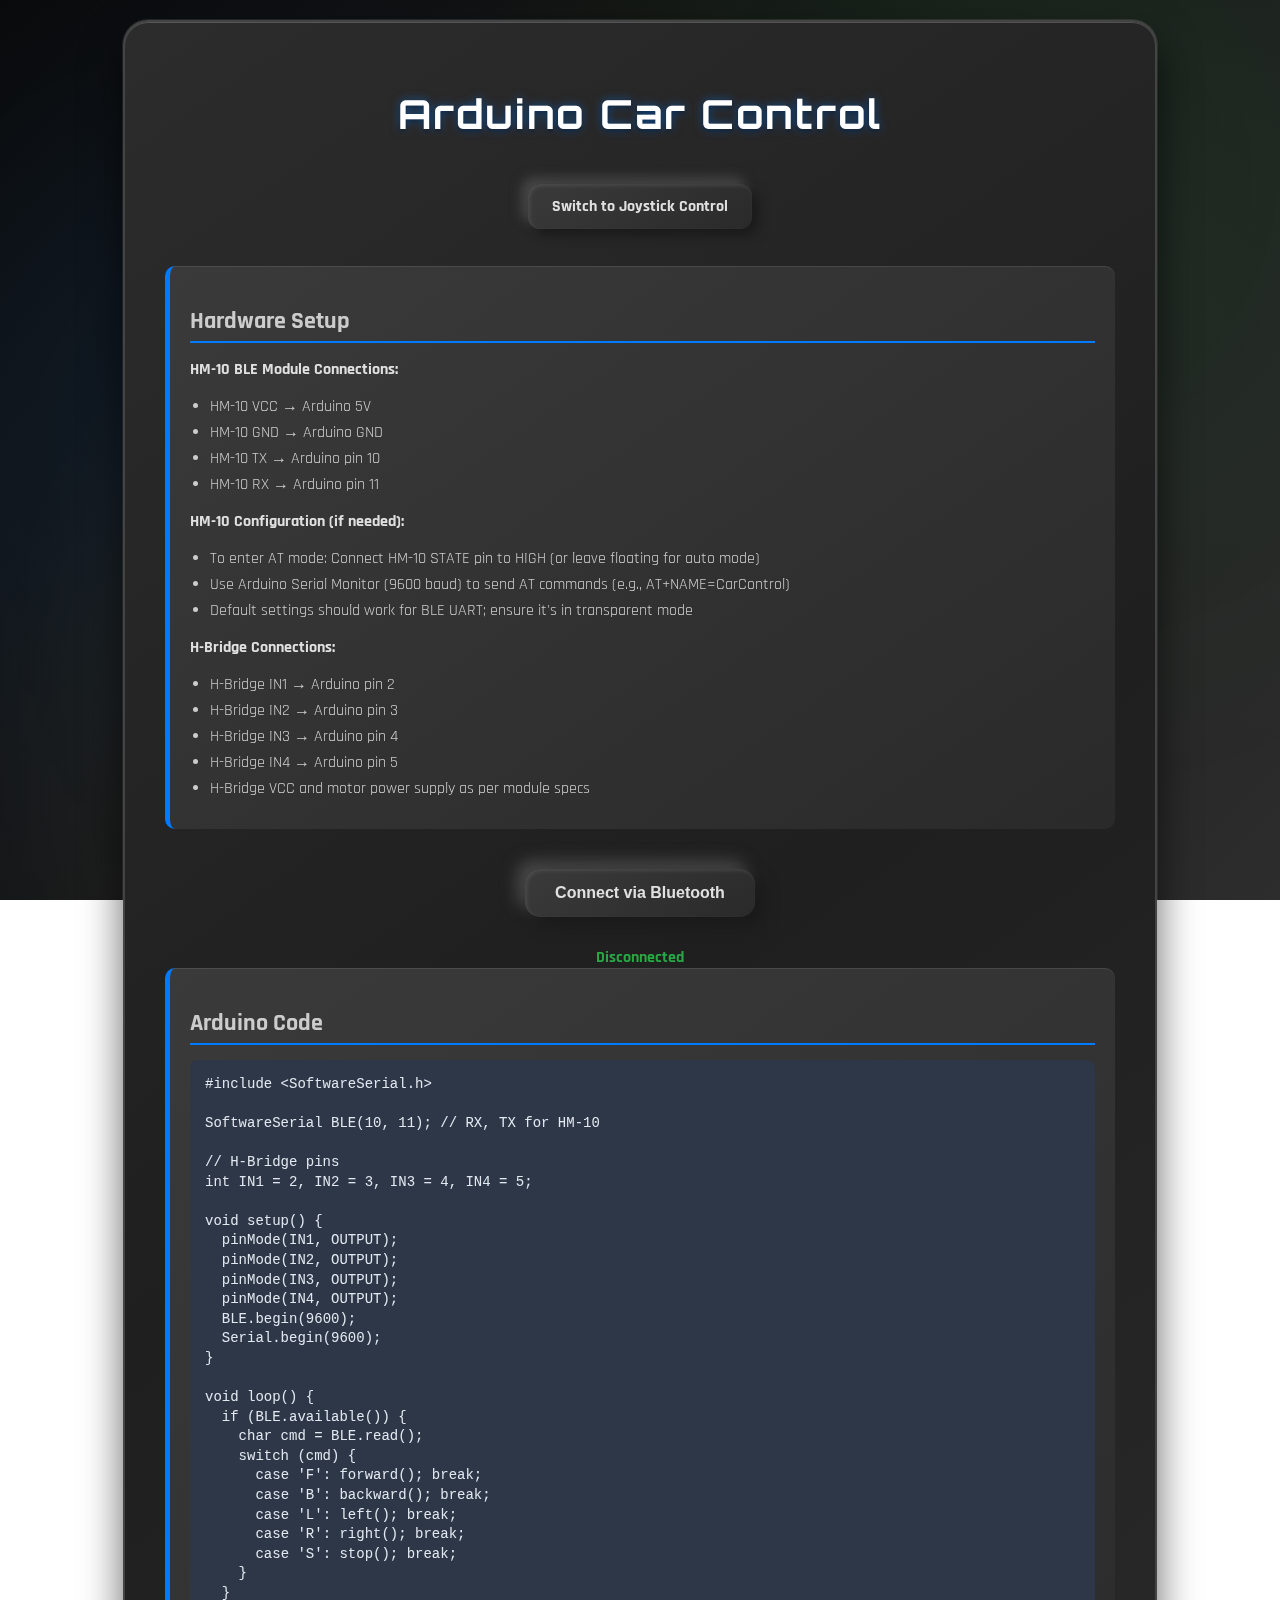
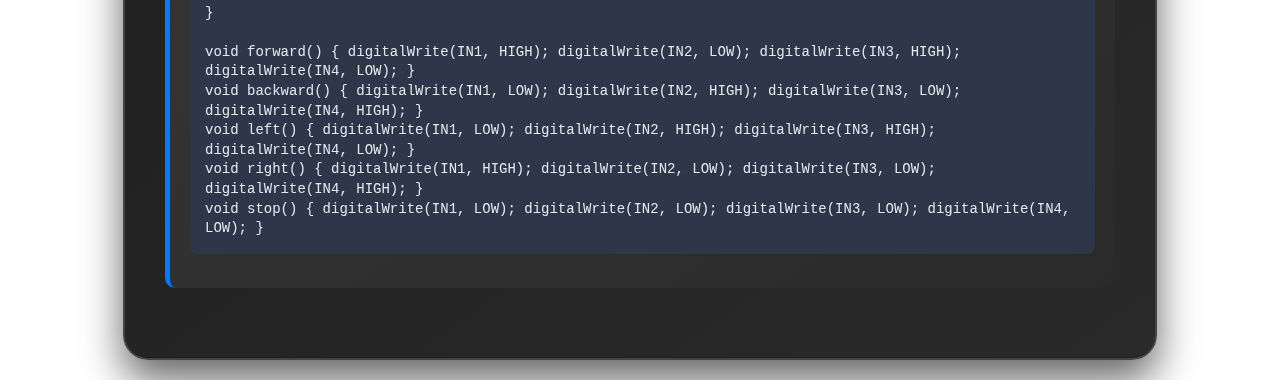
<file: index.html>
<!DOCTYPE html>
<html lang="en">
<head>
    <meta charset="UTF-8">
    <meta name="viewport" content="width=device-width, initial-scale=1.0">
    <title>Arduino Car Control</title>
    <link rel="stylesheet" href="https://cdnjs.cloudflare.com/ajax/libs/font-awesome/6.0.0/css/all.min.css">
    <link href="https://fonts.googleapis.com/css2?family=Orbitron:wght@400;700;900&family=Rajdhani:wght@300;400;600&display=swap" rel="stylesheet">
    <link rel="stylesheet" href="style.css">
</head>
<body>
    <div class="container">
        <h1>Arduino Car Control</h1>
        <p><a href="joystick.html">Switch to Joystick Control</a></p>
        <div class="hardware-setup">
            <h2>Hardware Setup</h2>
            <p><strong>HM-10 BLE Module Connections:</strong></p>
            <ul>
                <li>HM-10 VCC → Arduino 5V</li>
                <li>HM-10 GND → Arduino GND</li>
                <li>HM-10 TX → Arduino pin 10</li>
                <li>HM-10 RX → Arduino pin 11</li>
            </ul>
            <p><strong>HM-10 Configuration (if needed):</strong></p>
            <ul>
                <li>To enter AT mode: Connect HM-10 STATE pin to HIGH (or leave floating for auto mode)</li>
                <li>Use Arduino Serial Monitor (9600 baud) to send AT commands (e.g., AT+NAME=CarControl)</li>
                <li>Default settings should work for BLE UART; ensure it's in transparent mode</li>
            </ul>
            <p><strong>H-Bridge Connections:</strong></p>
            <ul>
                <li>H-Bridge IN1 → Arduino pin 2</li>
                <li>H-Bridge IN2 → Arduino pin 3</li>
                <li>H-Bridge IN3 → Arduino pin 4</li>
                <li>H-Bridge IN4 → Arduino pin 5</li>
                <li>H-Bridge VCC and motor power supply as per module specs</li>
            </ul>
        </div>

        <button id="connectBtn">Connect via Bluetooth</button>
        <div id="controls" style="display: none;">
            <button id="forwardBtn"><i class="fas fa-arrow-up"></i> Forward</button>
            <button id="backwardBtn"><i class="fas fa-arrow-down"></i> Backward</button>
            <button id="leftBtn"><i class="fas fa-arrow-left"></i> Left</button>
            <button id="rightBtn"><i class="fas fa-arrow-right"></i> Right</button>
            <button id="stopBtn"><i class="fas fa-stop"></i> Stop</button>
        </div>
        <div id="status">Disconnected</div>
        <div class="arduino-code">
            <h2>Arduino Code</h2>
            <pre id="arduinoCode"></pre>
        </div>
    </div>
    <script src="script.js"></script>
</body>
</html>
</file>
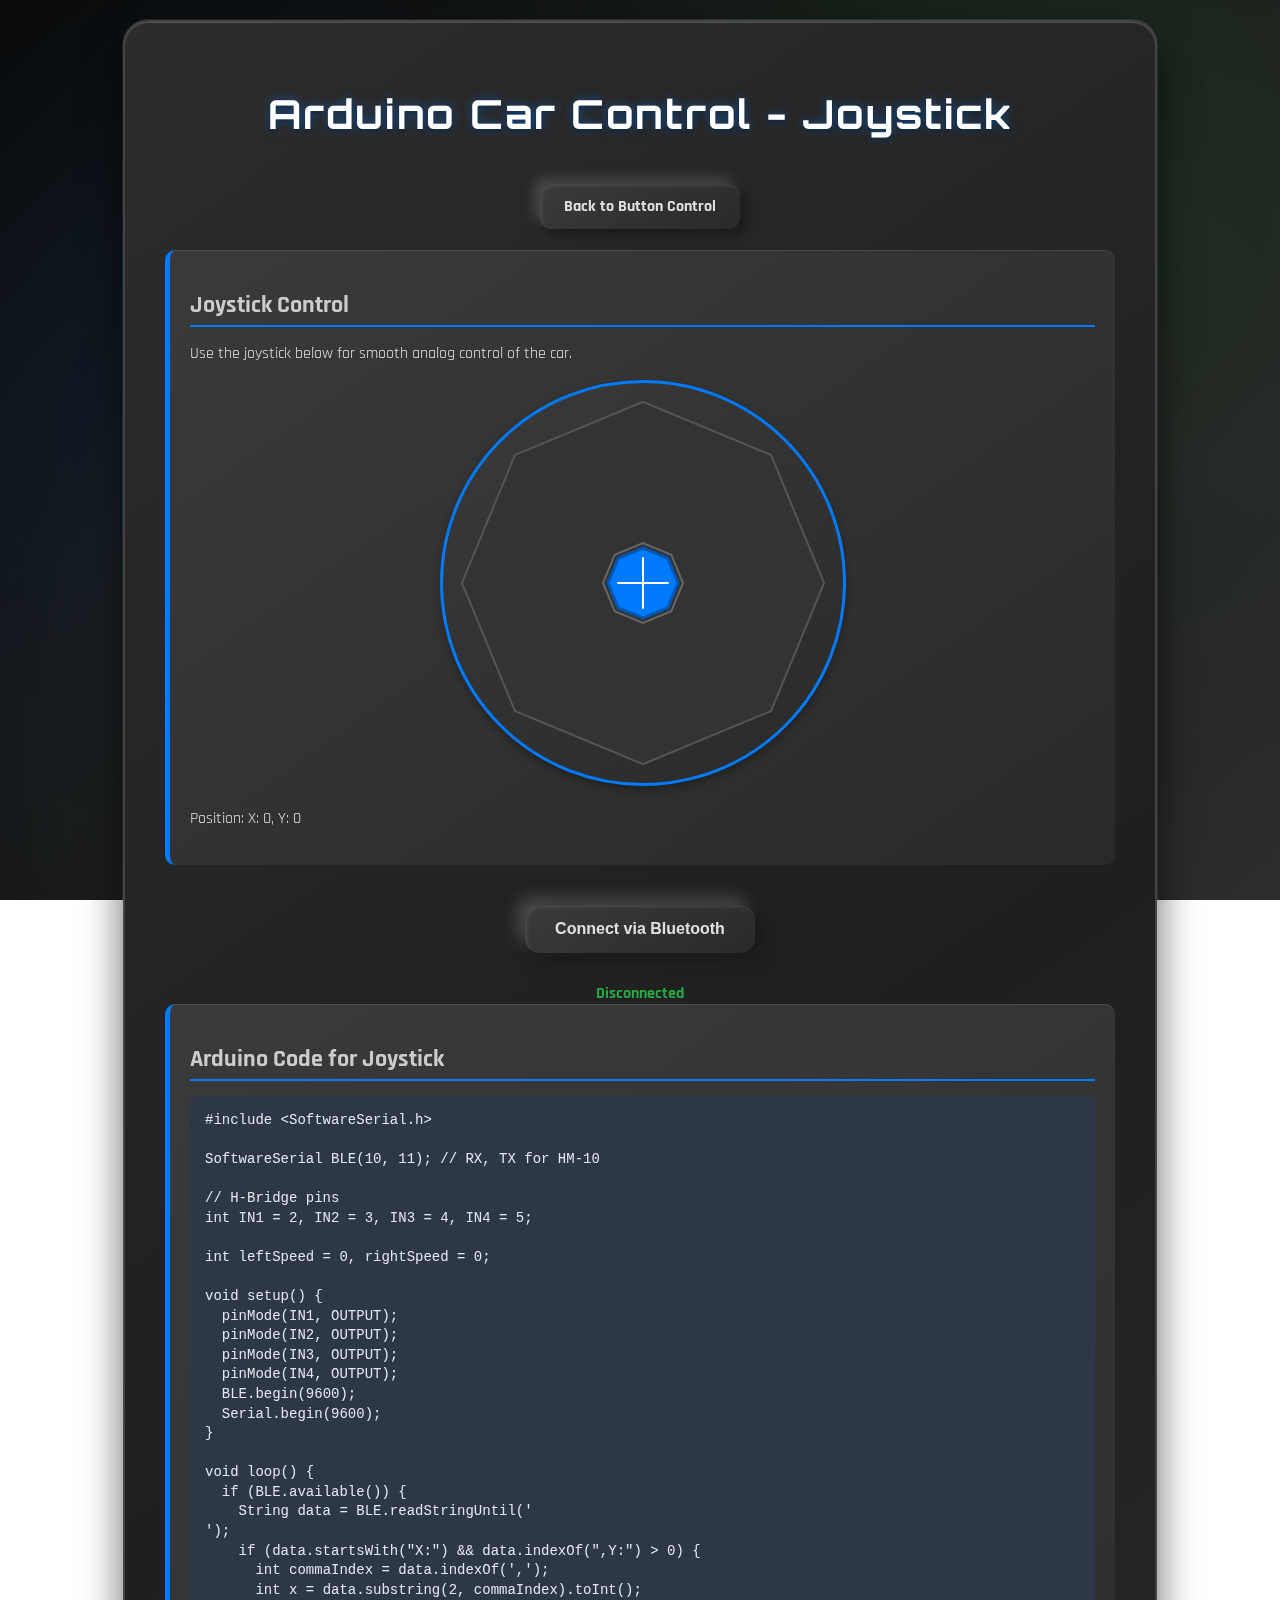
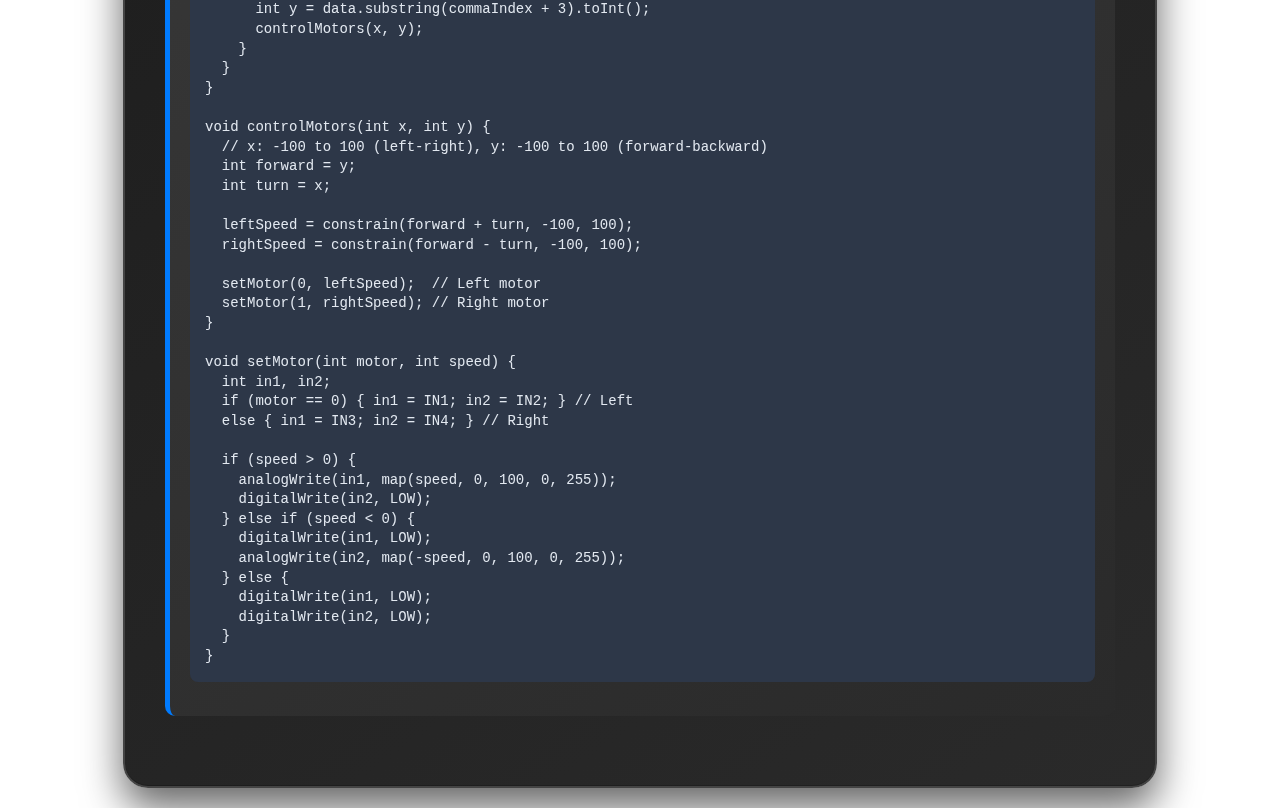
<file: joystick.html>
<!DOCTYPE html>
<html lang="en">
<head>
    <meta charset="UTF-8">
    <meta name="viewport" content="width=device-width, initial-scale=1.0">
    <title>Arduino Car Control - Joystick</title>
    <link rel="stylesheet" href="https://cdnjs.cloudflare.com/ajax/libs/font-awesome/6.0.0/css/all.min.css">
    <link href="https://fonts.googleapis.com/css2?family=Orbitron:wght@400;700;900&family=Rajdhani:wght@300;400;600&display=swap" rel="stylesheet">
    <link rel="stylesheet" href="style.css">
</head>
<body>
    <div class="container">
        <h1>Arduino Car Control - Joystick</h1>
        <a href="index.html">Back to Button Control</a>
        <div class="hardware-setup">
            <h2>Joystick Control</h2>
            <p>Use the joystick below for smooth analog control of the car.</p>
            <div id="joystick-container">
                <canvas id="joystick" width="400" height="400"></canvas>
            </div>
            <p id="position">Position: X: 0, Y: 0</p>
        </div>
        <button id="connectBtn">Connect via Bluetooth</button>
        <div id="status">Disconnected</div>
        <div class="arduino-code">
            <h2>Arduino Code for Joystick</h2>
            <pre id="arduinoCode"></pre>
        </div>
    </div>
    <script src="joystick.js"></script>
</body>
</html>
</file>
<file: style.css>
body {
  font-family: 'Rajdhani', sans-serif;
  background: linear-gradient(135deg, #0a0a0a 0%, #1a1a1a 50%, #2d2d2d 100%);
  background-attachment: fixed;
  margin: 0;
  padding: 20px;
  min-height: 100vh;
  display: flex;
  justify-content: center;
  align-items: flex-start;
  color: #e0e0e0;
  overflow-x: hidden;
}

body::before {
  content: '';
  position: fixed;
  top: 0;
  left: 0;
  width: 100%;
  height: 100%;
  background: radial-gradient(circle at 20% 50%, rgba(0,123,255,0.1) 0%, transparent 50%),
              radial-gradient(circle at 80% 20%, rgba(40,167,69,0.1) 0%, transparent 50%),
              radial-gradient(circle at 40% 80%, rgba(255,193,7,0.1) 0%, transparent 50%);
  pointer-events: none;
  z-index: -2;
}



.container {
  max-width: 950px;
  width: 100%;
  background: linear-gradient(145deg, #2c2c2c 0%, #1f1f1f 50%, #2a2a2a 100%);
  padding: 40px;
  border-radius: 25px;
  box-shadow: 0 20px 40px rgba(0,0,0,0.6),
              0 0 0 1px rgba(255,255,255,0.1),
              inset 0 1px 0 rgba(255,255,255,0.2),
              inset 0 -1px 0 rgba(0,0,0,0.2);
  text-align: center;
  border: 2px solid #444;
  position: relative;
  transform-style: preserve-3d;
  animation: float 6s ease-in-out infinite;
}


h1 {
  font-family: 'Orbitron', monospace;
  color: #fff;
  margin-bottom: 30px;
  font-size: 2.5em;
  text-shadow: 0 0 10px rgba(0,123,255,0.5), 0 2px 4px rgba(0,0,0,0.5);
  letter-spacing: 2px;
}

h2 {
  color: #ccc;
  margin-bottom: 15px;
  font-size: 1.5em;
  border-bottom: 2px solid #007bff;
  padding-bottom: 5px;
}

button {
  padding: 15px 30px;
  margin: 10px;
  border: none;
  border-radius: 15px;
  background: linear-gradient(145deg, #3a3a3a, #2a2a2a);
  color: #e0e0e0;
  cursor: pointer;
  font-size: 16px;
  font-weight: 600;
  transition: all 0.3s ease;
  box-shadow: 8px 8px 16px #1a1a1a, -8px -8px 16px #4a4a4a, inset 2px 2px 4px rgba(255,255,255,0.1);
  position: relative;
  overflow: hidden;
}

button i {
  transition: transform 0.3s ease;
}

button:hover i {
  transform: scale(1.3) translateY(-2px);
  color: #007bff;
}

button::before {
  content: '';
  position: absolute;
  top: 0;
  left: -100%;
  width: 100%;
  height: 100%;
  background: linear-gradient(90deg, transparent, rgba(255,255,255,0.2), transparent);
  transition: left 0.5s;
}

button:hover::before {
  left: 100%;
}

button:hover {
  transform: translateY(-3px) scale(1.05);
  box-shadow: 12px 12px 20px #1a1a1a, -12px -12px 20px #4a4a4a, inset 4px 4px 8px rgba(255,255,255,0.2), 0 0 20px rgba(0,123,255,0.4);
  color: #fff;
  animation: buttonPulse 2s infinite;
}

@keyframes buttonPulse {
  0%, 100% { box-shadow: 12px 12px 20px #1a1a1a, -12px -12px 20px #4a4a4a, inset 4px 4px 8px rgba(255,255,255,0.2), 0 0 20px rgba(0,123,255,0.4); }
  50% { box-shadow: 12px 12px 20px #1a1a1a, -12px -12px 20px #4a4a4a, inset 4px 4px 8px rgba(255,255,255,0.2), 0 0 30px rgba(0,123,255,0.6); }
}

button:active {
  transform: translateY(0px) scale(0.98);
  box-shadow: inset 4px 4px 8px #1a1a1a, inset -4px -4px 8px #4a4a4a, 0 0 10px rgba(255,193,7,0.5);
  animation: none;
}

button:disabled {
  background: #333;
  color: #666;
  cursor: not-allowed;
  box-shadow: inset 2px 2px 4px #1a1a1a, inset -2px -2px 4px #4a4a4a;
  transform: none;
}

#controls {
  display: grid;
  grid-template-columns: 1fr 1fr 1fr;
  gap: 10px;
  max-width: 300px;
  margin: 20px auto;
}

#status {
  margin-top: 20px;
  font-weight: bold;
  color: #28a745;
}

.hardware-setup, .pin-inputs, .arduino-code {
  margin-bottom: 30px;
  padding: 20px;
  background: linear-gradient(145deg, #3a3a3a, #2a2a2a);
  border-radius: 10px;
  border-left: 5px solid #007bff;
  box-shadow: inset 0 1px 0 rgba(255,255,255,0.1);
}

.hardware-setup {
  text-align: left;
}

.hardware-setup ul {
  margin: 10px 0;
  padding-left: 20px;
}

.hardware-setup li {
  margin-bottom: 5px;
  color: #ccc;
}

#joystick-container {
  text-align: center;
}

#joystick {
  border: 3px solid #007bff;
  border-radius: 50%;
  background: linear-gradient(145deg, #3a3a3a, #2a2a2a);
  box-shadow: 0 4px 8px rgba(0,0,0,0.3);
}

.arduino-code {
  text-align: left;
}

.arduino-code pre {
  background: #2d3748;
  color: #e2e8f0;
  padding: 15px;
  border-radius: 8px;
  overflow-x: auto;
  white-space: pre-wrap;
  font-family: 'Courier New', monospace;
  font-size: 14px;
  line-height: 1.4;
}

a {
  display: inline-block;
  padding: 12px 24px;
  margin: 15px;
  text-decoration: none;
  border-radius: 12px;
  background: linear-gradient(145deg, #3a3a3a, #2a2a2a);
  color: #e0e0e0;
  font-weight: bold;
  transition: all 0.3s ease;
  box-shadow: 6px 6px 12px #1a1a1a, -6px -6px 12px #4a4a4a, inset 2px 2px 4px rgba(255,255,255,0.1);
  position: relative;
  overflow: hidden;
}

a::before {
  content: '';
  position: absolute;
  top: 0;
  left: -100%;
  width: 100%;
  height: 100%;
  background: linear-gradient(90deg, transparent, rgba(255,255,255,0.2), transparent);
  transition: left 0.5s;
}

a:hover::before {
  left: 100%;
}

a:hover {
  transform: translateY(-2px);
  box-shadow: 10px 10px 20px #1a1a1a, -10px -10px 20px #4a4a4a, inset 3px 3px 6px rgba(255,255,255,0.2);
  color: #fff;
}

@media (max-width: 600px) {
  .container {
    padding: 20px;
  }
  h1 {
    font-size: 2em;
  }
  #controls {
    grid-template-columns: 1fr;
  }
}
</file>
